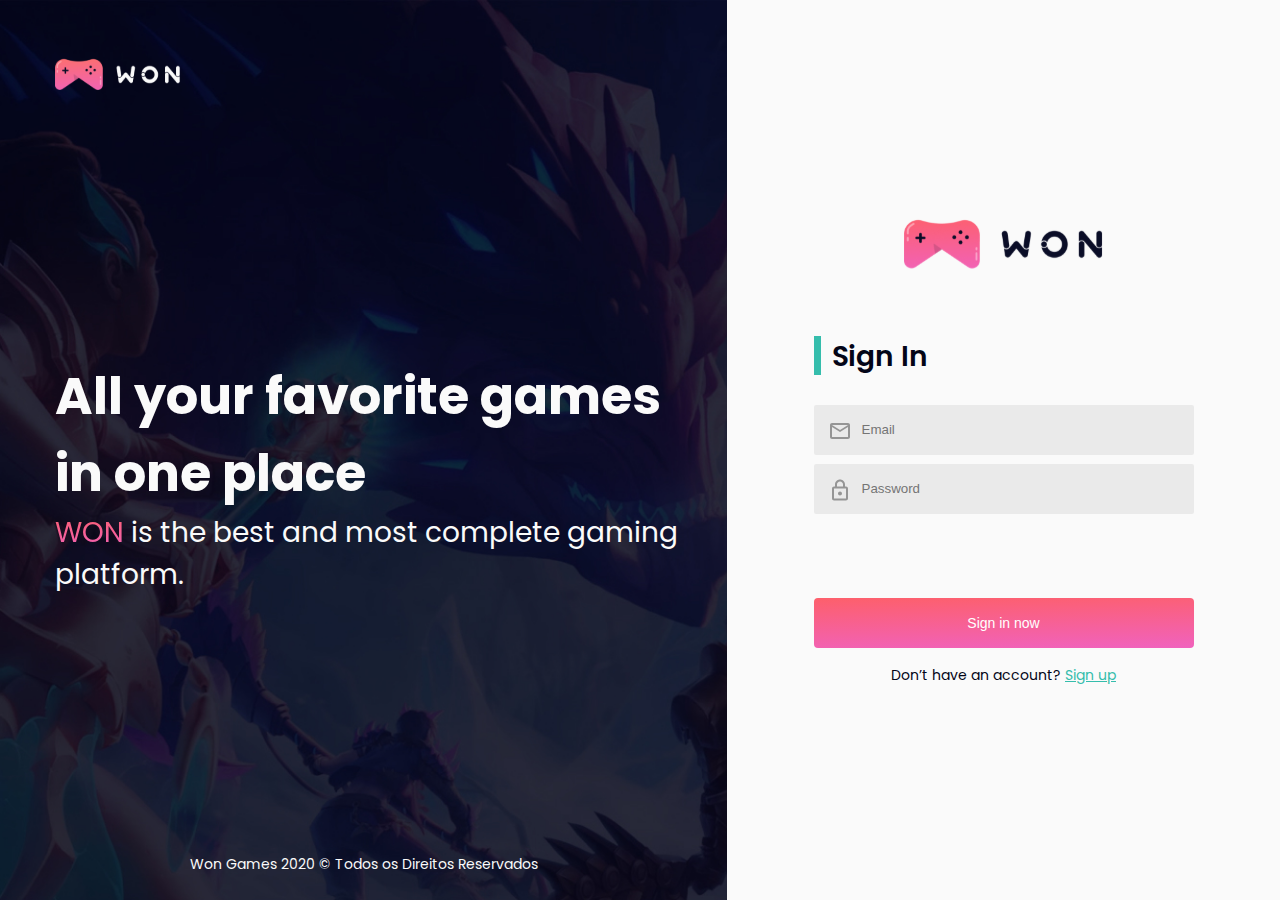
<file: index.html>
<!DOCTYPE html>
<html lang="pt-br">

<head>
  <meta charset="UTF-8" />
  <meta http-equiv="X-UA-Compatible" content="IE=edge" />
  <meta name="viewport" content="width=device-width, initial-scale=1.0" />
  <link rel="stylesheet" href="./css/style.css" />
  <title>Sign In</title>
</head>

<body class="login-page">
  <section class="login-grid">

    <section class="login-left">

      <figure class="login-logo">
        <img src="./images/logo-white.svg" alt="logo aplicação" />
      </figure>

      <div class="login-content">
        <h1>All your favorite games in one place</h1>
        <h2>
          <span>WON</span> is the best and most complete gaming platform.
        </h2>
      </div>

      <p>Won Games 2020 © Todos os Direitos Reservados</p>

    </section>

    <section class="login-right">
      <div class="login-container">
        <figure>
          <img src="./images/logo-black.svg" alt="" />
        </figure>

        <h2 class="title-section text-black">Sign In</h2>

        <form action="">
          <div class="form-input">
            <input type="text" name="email" id="email" placeholder="Email" />
            <i class="ic ic-email"></i>
          </div>

          <div class="form-input">
            <input type="text" name="password" id="password" placeholder="Password" />
            <i class="ic ic-password"></i>
          </div>
          <div class="forgot-password">
            <small>Forgot your password?</small>
          </div>
          <a href="./home.html">
            <button type="button" class="button-gradient">
              Sign in now
            </button>
          </a>

        </form>

        <a href="./sign_up.html">
          <p>Don’t have an account? <span>Sign up</span></p>
        </a>
      </div>
    </section>

  </section>
</body>

</html>
</file>
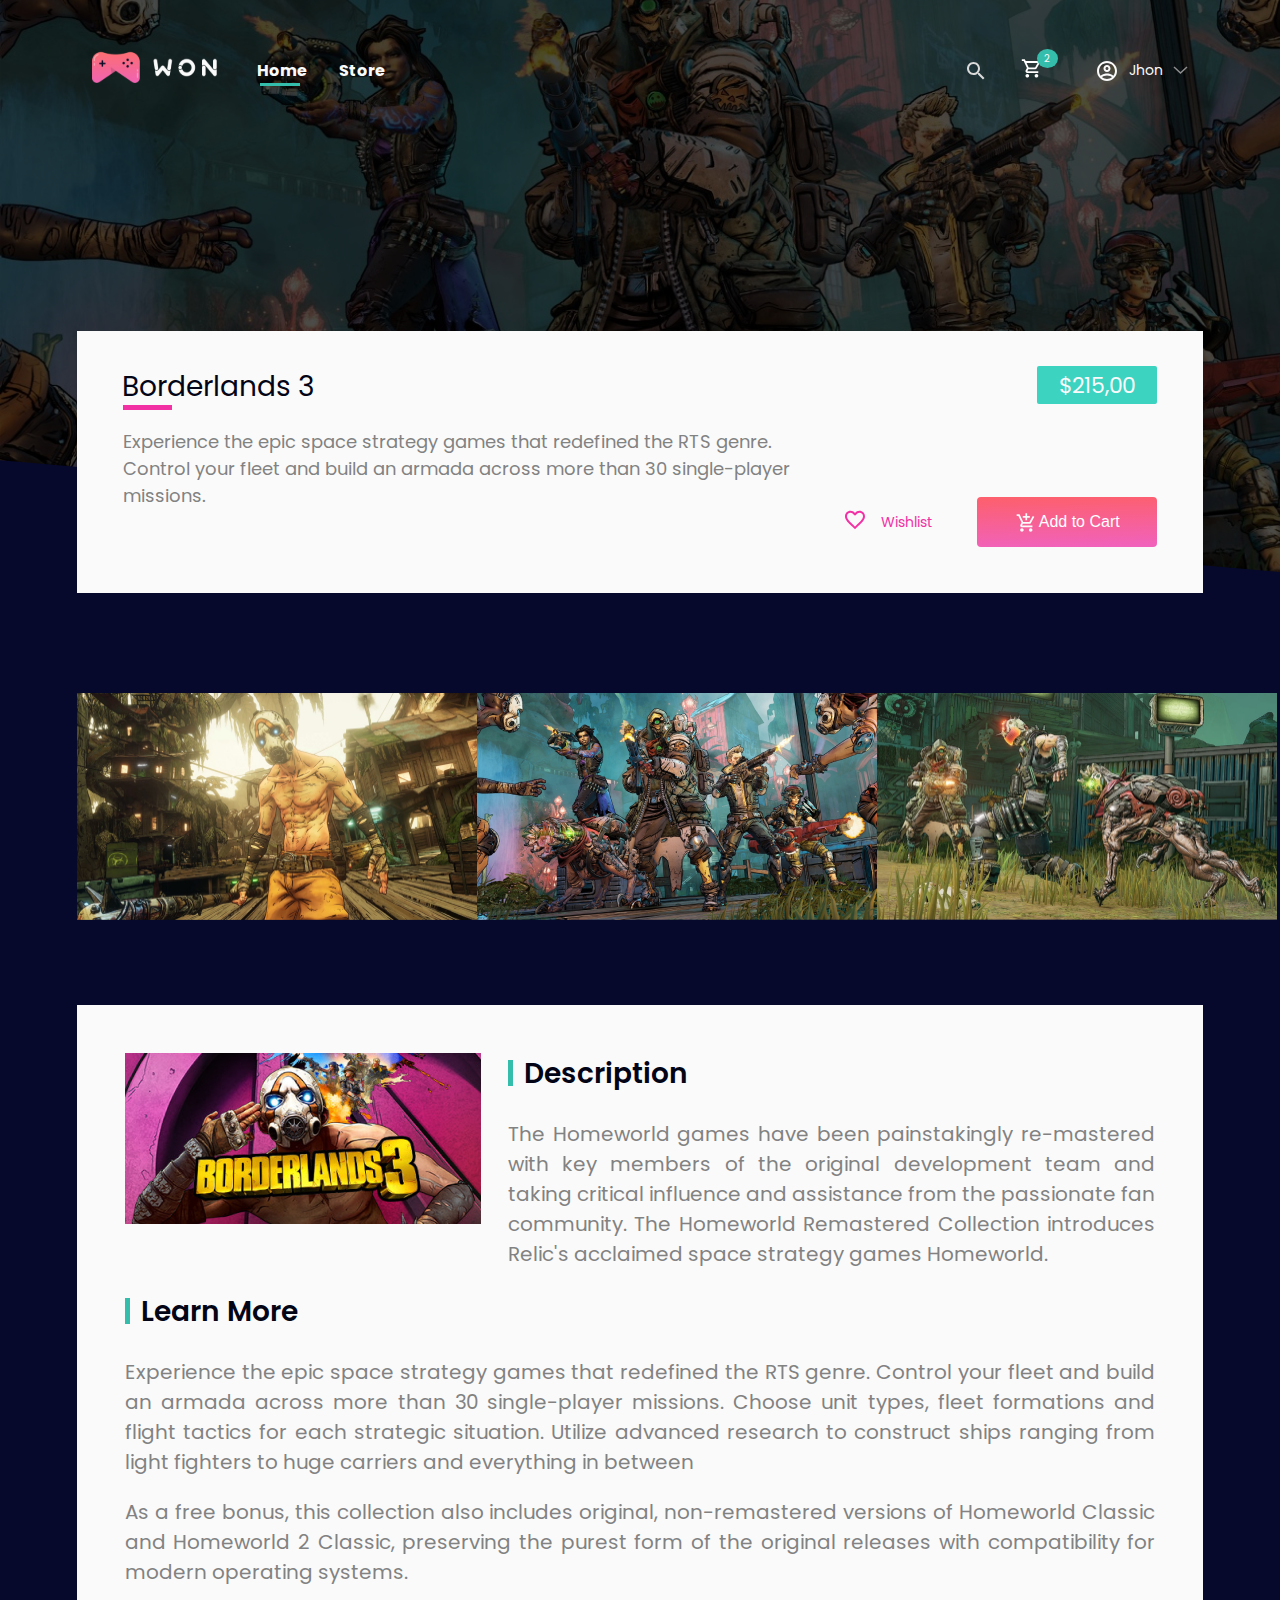
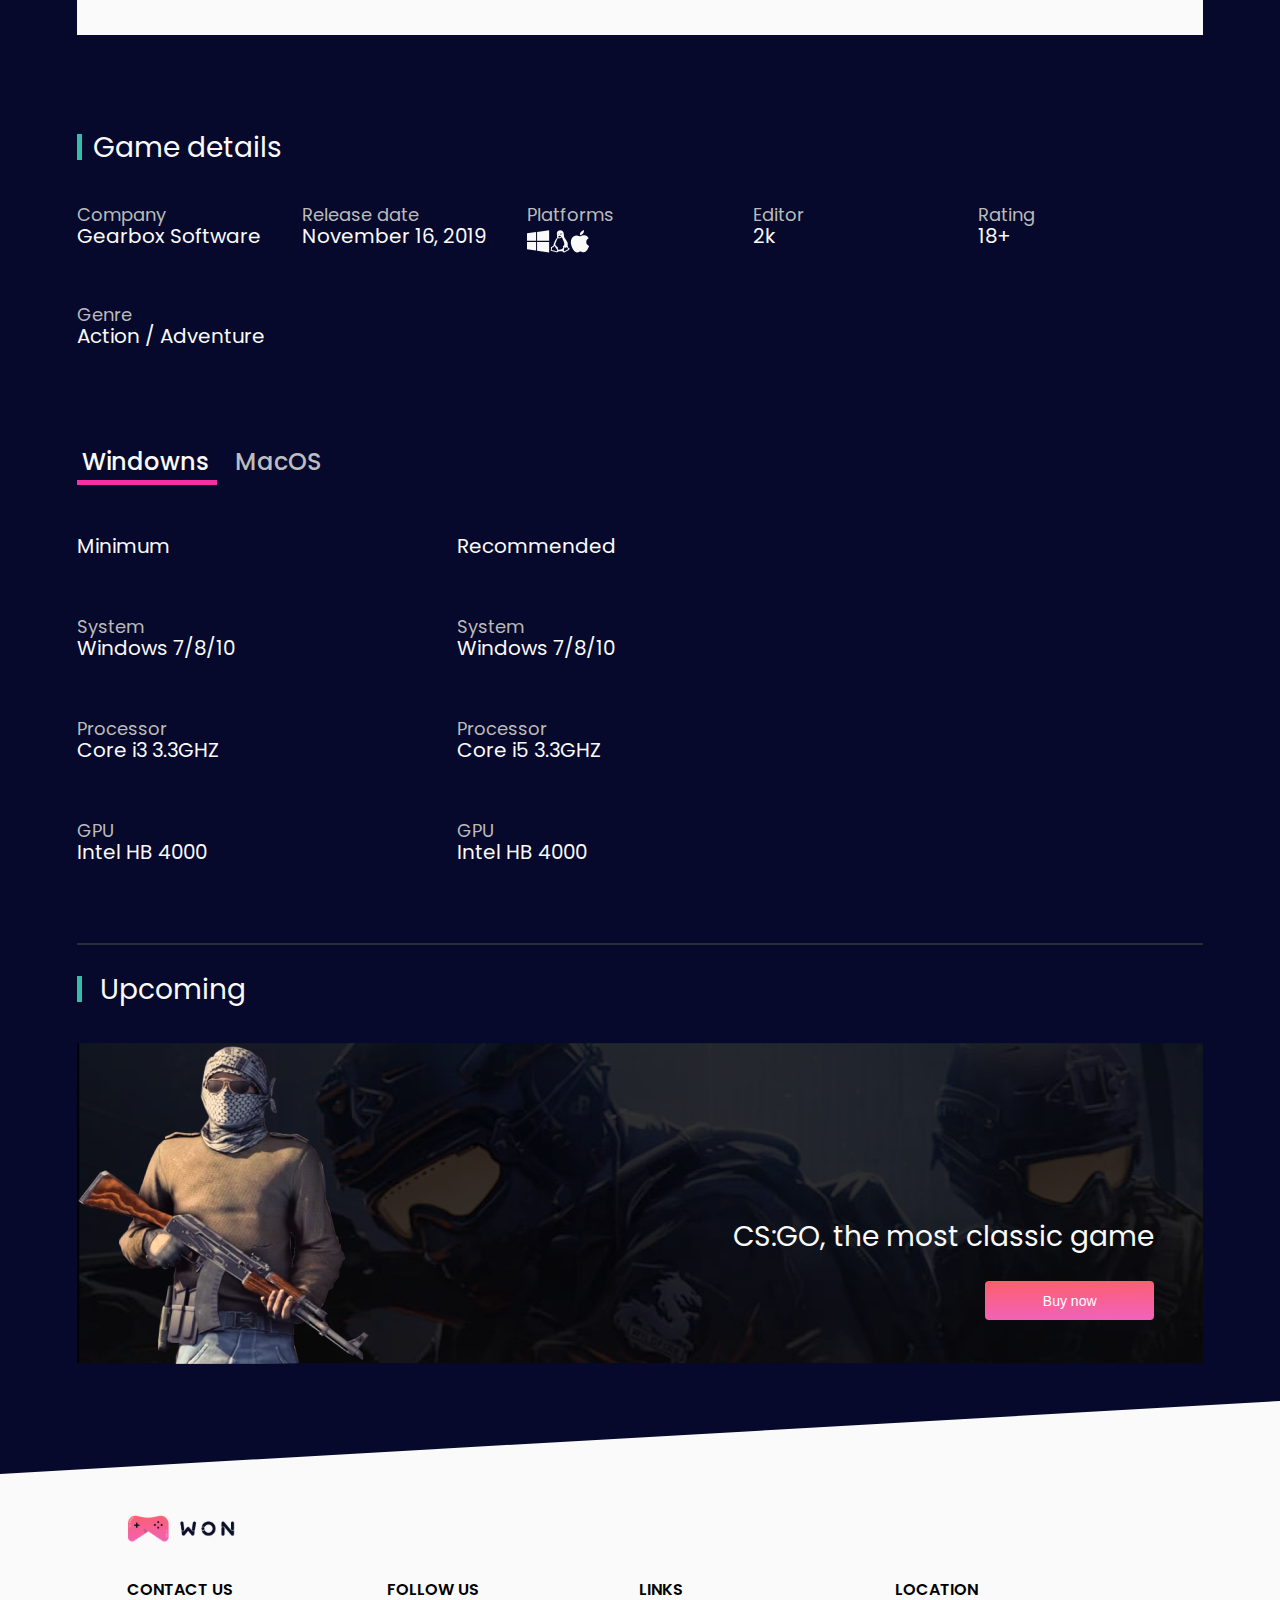
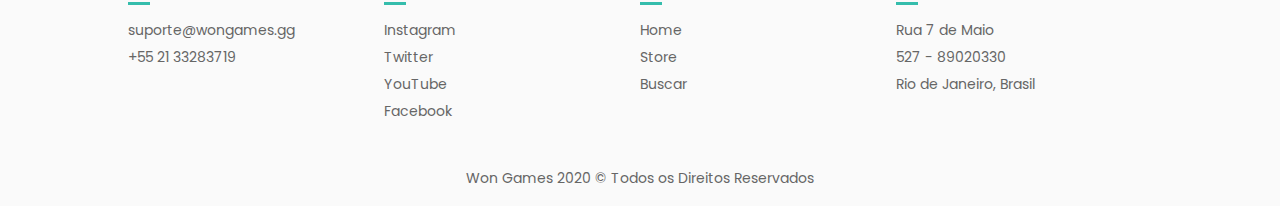
<file: game_page.html>
<!DOCTYPE html>
<html lang="pt-br">

<head>
    <meta charset="UTF-8" />
    <meta http-equiv="X-UA-Compatible" content="IE=edge" />
    <meta name="viewport" content="width=device-width, initial-scale=1.0" />
    <link rel="stylesheet" href="./css/style.css" />
    <title>Game Page</title>
</head>

<body class="game-page">
    <span class="image-background"></span>
    <header>

        <nav class="header-menu">
            <section>
                <a href="">
                    <figure>
                        <img src="./images/logo-white.svg" alt="logo">
                    </figure>
                </a>
                <ul class="header-nav">
                    <li class="active">Home</li>
                    <li>Store</li>
                </ul>
            </section>


            <section class="header-icons">
                <img src="./icons/ic-search.svg" alt="">


                <!-- Colocar bolinha indicando quantidade de produtos no carrinho -->
                <div>
                    <img src="./icons/ic-cart.svg" alt="">
                </div>

                <img src="./icons/ic-user.svg" alt="">

                <p>Jhon</p>

                <img src="./icons/ic-arrow-donw.svg" alt="">

            </section>
        </nav>

    </header>

    <main>
        <div class="container">

            <section class="game-resume">

                <div class="game-resume-desc">
                    <h2 class="title-marker game-title-marker">Borderlands 3</h2>
                    <p>Experience the epic space strategy games that redefined the RTS genre. Control your fleet and
                        build an armada across more than 30 single-player missions.</p>
                </div>

                <div class="game-resume-add">

                    <div class="game-resume-price">
                        <p>$215,00</p>
                    </div>

                    <div class="game-resume-buttons">

                        <i class="ic ic-heart"></i>
                        <p class="text-pink">
                            Wishlist
                        </p>
                        <button class="button-gradient">
                            <img src="./icons/ic-cart-add.svg" alt="">
                            Add to Cart
                        </button>
                    </div>

                </div>
            </section>

            <section class="game-images">
                <img src="./images/borderlands/1.png" alt="">
                <img src="./images/borderlands/2.png" alt="">
                <img src="./images/borderlands/3.png" alt="">
            </section>

            <section class="game-description">

                <div class="borderlands-image">
                    <img src="./images/borderlands/4.png" alt="">
                </div>

                <div class="borderlands-description">
                    <h2 class="title-section">Description</h2>
                    <p>The Homeworld games have been painstakingly re-mastered with key members of the original
                        development team and taking critical influence and assistance from the passionate fan community.
                        The Homeworld Remastered Collection introduces Relic's acclaimed space strategy games Homeworld.
                    </p>
                </div>

                <div class="borderlands-learn-more-1">
                    <h2 class="title-section">Learn More</h2>
                    <p>Experience the epic space strategy games that redefined the RTS genre. Control your fleet and
                        build an armada across more than 30 single-player missions. Choose unit types, fleet formations
                        and flight tactics for each strategic situation. Utilize advanced research to construct ships
                        ranging from light fighters to huge carriers and everything in between
                    </p>

                    <p>As a free bonus, this collection also includes original, non-remastered versions of Homeworld
                        Classic and Homeworld 2 Classic, preserving the purest form of the original releases with
                        compatibility for modern operating systems.
                    </p>
                </div>

            </section>

            <h2 class="title-section">Game details</h2>

            <section class="game-details">
                <div>
                    <p class="title-detail">Company</p>
                    <p class="game-detail">Gearbox Software</p>
                </div>
                <div>
                    <p class="title-detail">Release date</p>
                    <p class="game-detail">November 16, 2019 </p>
                </div>
                <div>
                    <p class="title-detail">Platforms </p>
                    <div class="game-platforms">
                        <img src="./icons/ic-windows.svg" alt="">
                        <img src="./icons/ic-linux.svg" alt="">
                        <img src="./icons/ic-apple.svg" alt="">

                    </div>
                </div>
                <div>
                    <p class="title-detail">Editor</p>
                    <p class="game-detail">2k</p>
                </div>
                <div>
                    <p class="title-detail">Rating</p>
                    <p class="game-detail">18+</p>
                </div>
                <div>
                    <p class="title-detail">Genre</p>
                    <p class="game-detail">Action / Adventure</p>
                </div>
            </section>

            <div class="game-details-os">
                <div class="title-game-details-os">
                    <h3 class="title-marker">Windowns</h3>
                    <h3>MacOS</h3>
                </div>
                <div class="minimum">
                    <p class="game-detail"> Minimum </p>
                </div>
                <div>
                    <p class="game-detail"> Recommended </p>
                </div>
                <div>
                    <p class="title-detail">System</p>
                    <p class="game-detail">Windows 7/8/10</p>
                </div>
                <div>
                    <p class="title-detail">System</p>
                    <p class="game-detail">Windows 7/8/10</p>
                </div>
                <div>
                    <p class="title-detail">Processor</p>
                    <p class="game-detail">Core i3 3.3GHZ</p>
                </div>
                <div>
                    <p class="title-detail">Processor</p>
                    <p class="game-detail">Core i5 3.3GHZ</p>
                </div>
                <div>
                    <p class="title-detail">GPU</p>
                    <p class="game-detail">Intel HB 4000</p>
                </div>
                <div>
                    <p class="title-detail">GPU</p>
                    <p class="game-detail">Intel HB 4000</p>
                </div>
            </div>

            <hr>

            <h2 class="title-section"> Upcoming</h2>

            <section class="game-banner banner-big-cs-go">
                <figure>
                    <img src="./images/big-banner-games/banner-cs-go-man.png" alt="">
                </figure>
                <div class="game-banner-content">
                    <h2>CS:GO, the most classic game</h2>
                    <button class="button-gradient">Buy now</button>
                </div>
            </section>

        </div>

    </main>

    <footer>
        <div class="grid-footer">
            <div class="grid-footer-logo">
                <img src="./images/logo-black.svg" alt="">
            </div>
            <div class="grid-footer-empty-1"> </div>
            <div class="grid-footer-contatc">
                <h3 class="title-marker">CONTACT US</h3>
                <ul>
                    <li> suporte@wongames.gg </li>
                    <li> +55 21 33283719 </li>
                </ul>
            </div>
            <div class="grid-footer-follow-us">
                <h3 class="title-marker"> FOLLOW US </h3>
                <ul>
                    <li>Instagram</li>
                    <li>Twitter</li>
                    <li>YouTube</li>
                    <li>Facebook</li>
                </ul>
            </div>
            <div class="grid-footer-links">
                <h3 class="title-marker">Links</h3>
                <ul>
                    <li>Home</li>
                    <li>Store</li>
                    <li>Buscar</li>
                </ul>
            </div>
            <div class="grid-footer-location">
                <h3 class="title-marker">location</h3>
                <ul>
                    <li>Rua 7 de Maio</li>
                    <li>527 - 89020330</li>
                    <li>Rio de Janeiro, Brasil</li>
                </ul>
            </div>
        </div>
        <p>Won Games 2020 © Todos os Direitos Reservados</p>
    </footer>

</body>

</html>
</file>
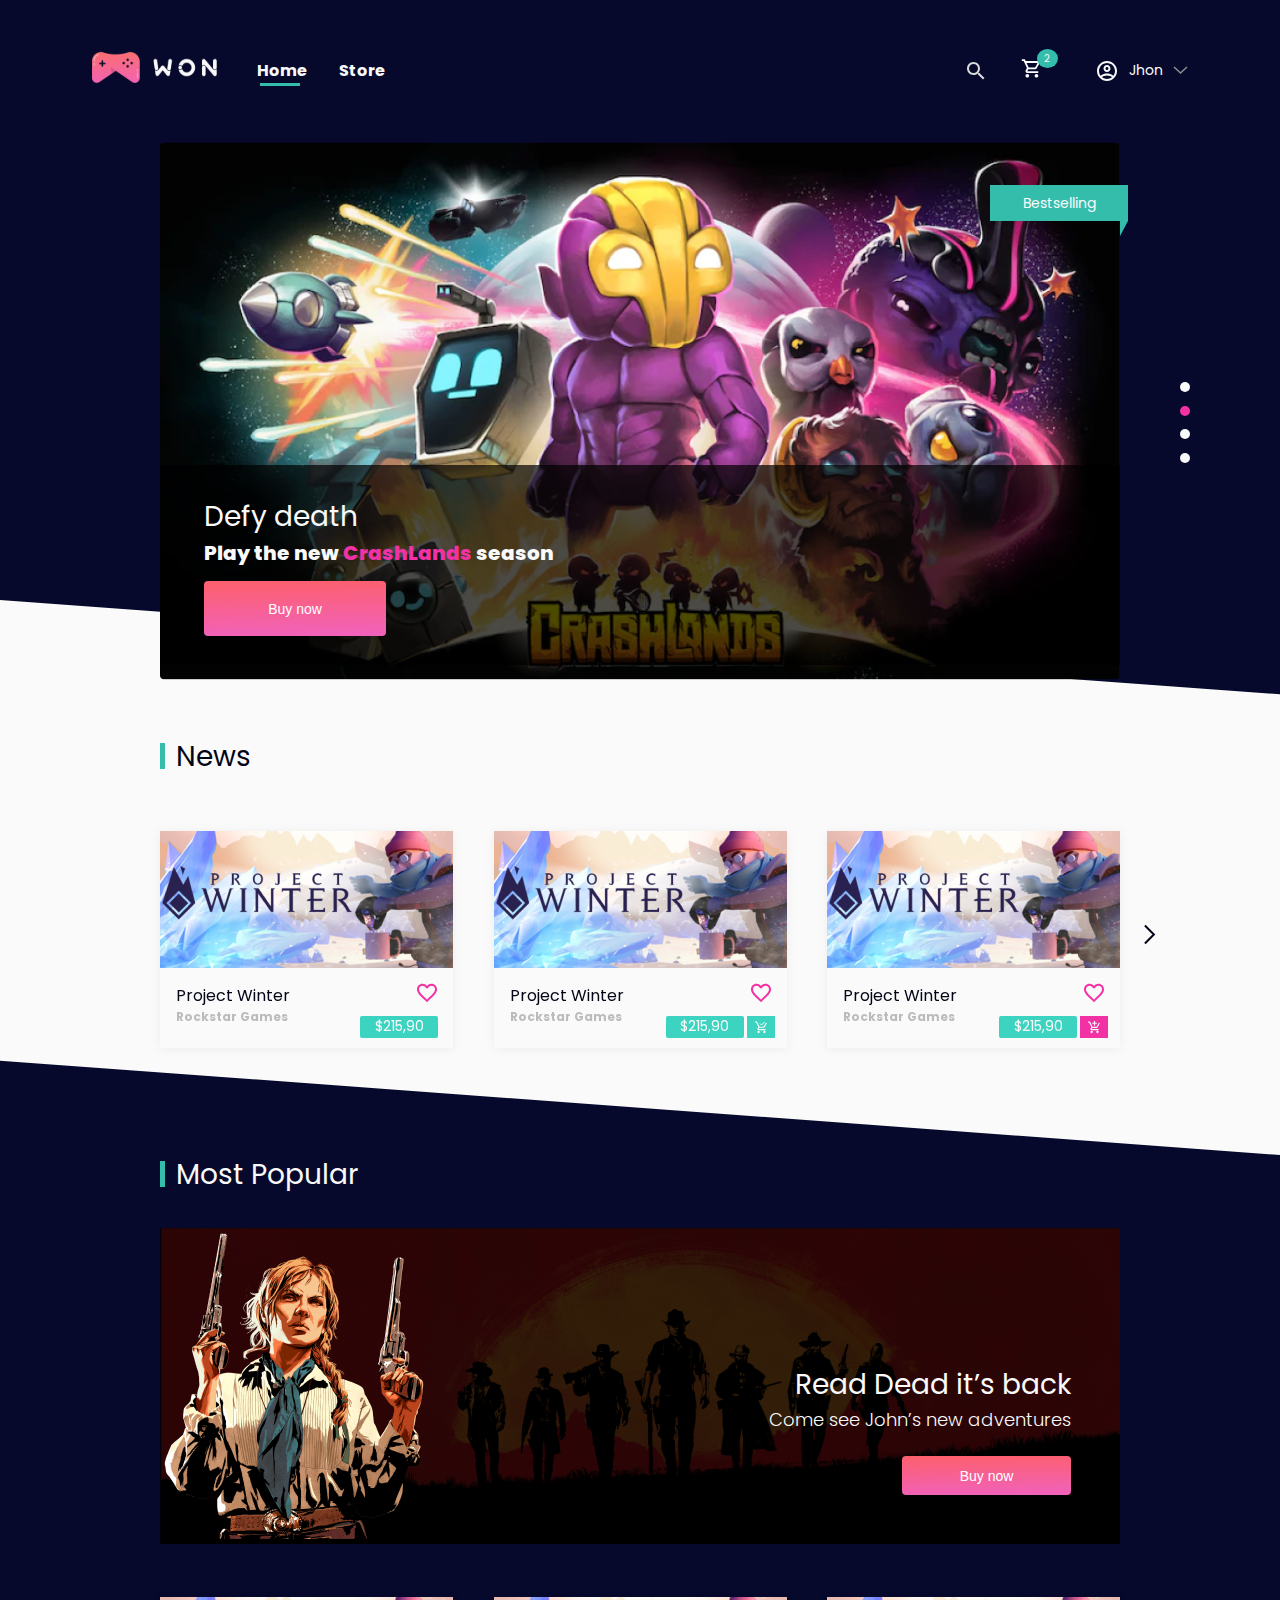
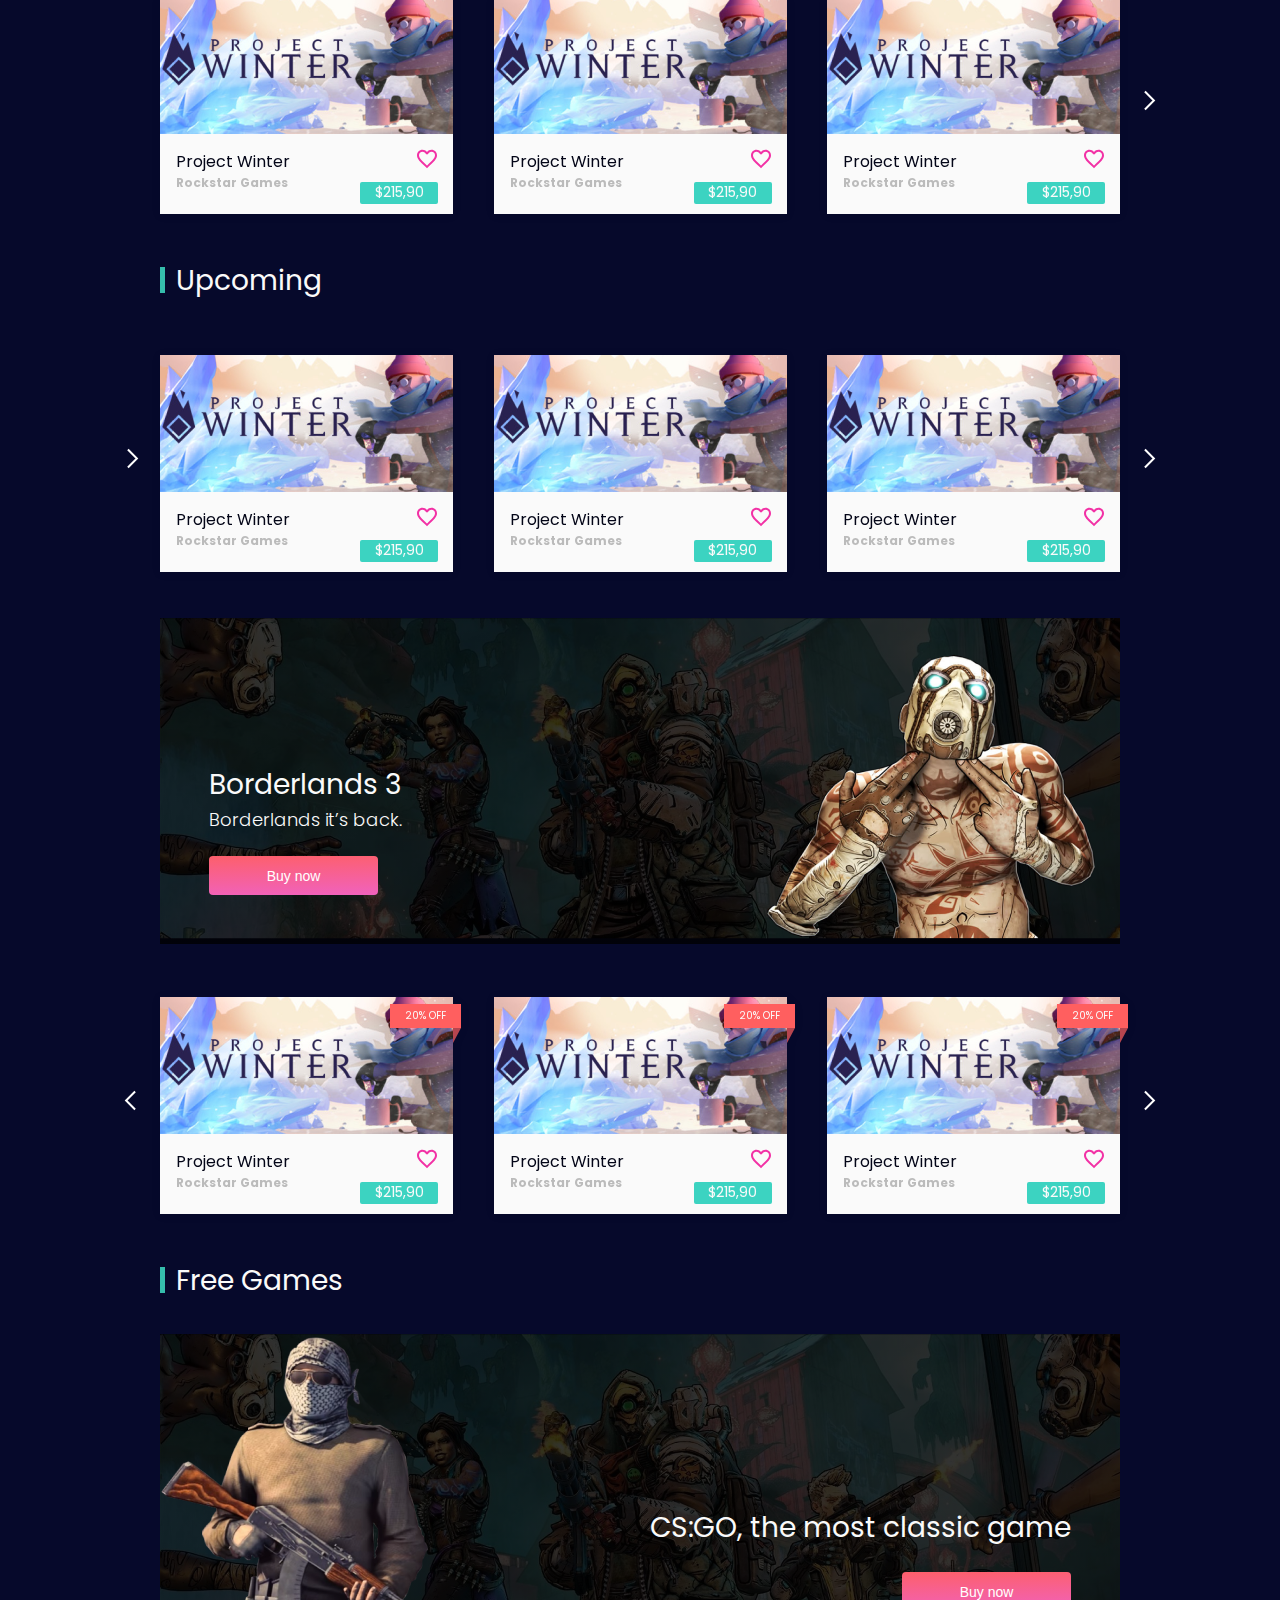
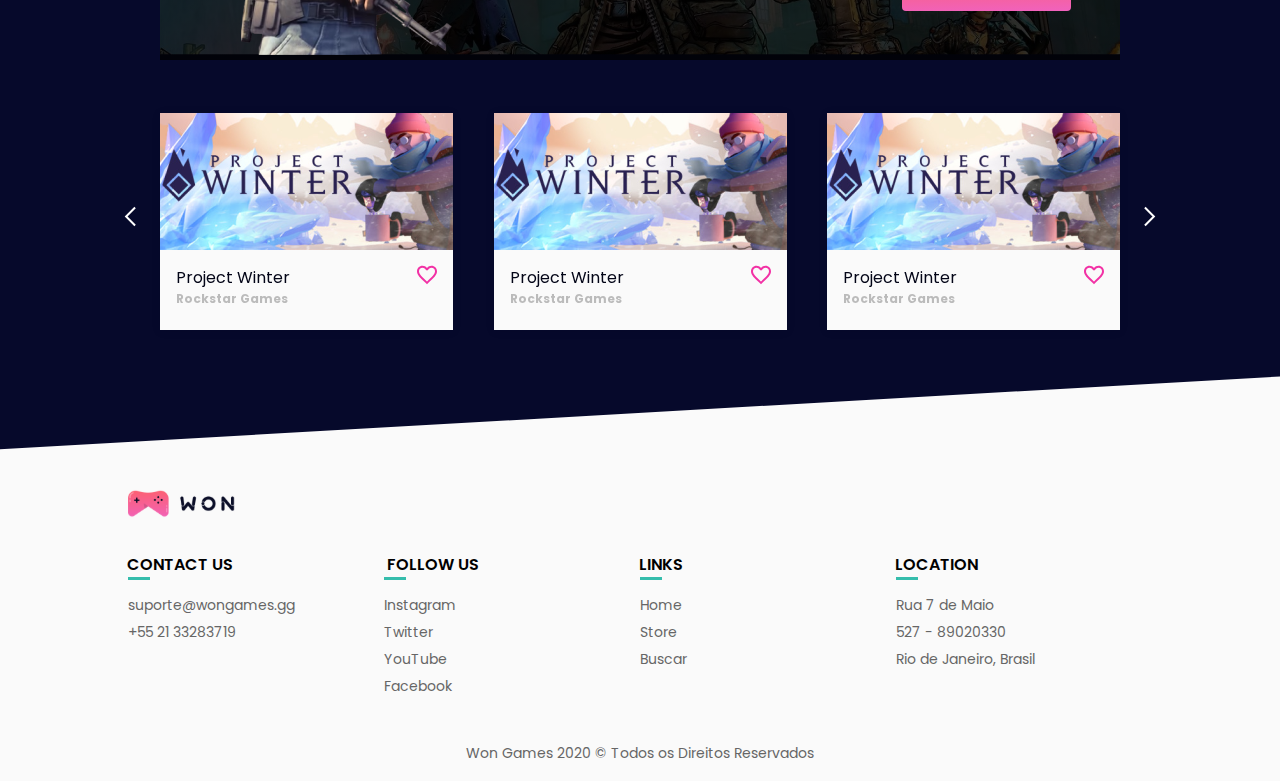
<file: home.html>
<!DOCTYPE html>
<html lang="pt-br">

<head>
    <meta charset="UTF-8" />
    <meta http-equiv="X-UA-Compatible" content="IE=edge" />
    <meta name="viewport" content="width=device-width, initial-scale=1.0" />
    <link rel="stylesheet" href="./css/style.css" />
    <title>Home</title>
</head>

<body class="home-page">
    <span class="shape-background"></span>
    <header>

        <nav class="header-menu">
            <section>
                <a href="">
                    <figure>
                        <img src="./images/logo-white.svg" alt="logo">
                    </figure>
                </a>
                <ul class="header-nav">
                    <li class="active">Home</li>
                    <li>Store</li>
                </ul>
            </section>


            <section class="header-icons">
                <img src="./icons/ic-search.svg" alt="">


                <!-- Colocar bolinha indicando quantidade de produtos no carrinho -->
                <div>
                    <img src="./icons/ic-cart.svg" alt="">
                </div>

                <img src="./icons/ic-user.svg" alt="">

                <p>Jhon</p>

                <img src="./icons/ic-arrow-donw.svg" alt="">

            </section>
        </nav>

    </header>

    <main>
        <div class="container">
            <section class="main-banner">
                <figure>
                    <img src="./images/banner-home.png" alt="">
                </figure>
                <div class="main-banner-container">
                    <div class="main-banner-content">
                        <h2>Defy death</h2>
                        <h3>Play the new <span class="text-pink">CrashLands</span> season</h3>
                        <button class="button-gradient">Buy now</button>
                    </div>
                </div>
                <div class="banner-marker">
                    <div class="retangulo">
                        <p>Bestselling</p>
                    </div>
                    <div class="triangulo"></div>
                </div>
                <div class="banner-navigation">
                    <ul>
                        <li class="item-navigation"></li>
                        <li class="item-navigation active-item"></li>
                        <li class="item-navigation"></li>
                        <li class="item-navigation"></li>
                    </ul>
                </div>

            </section>

            <h2 class="title-section text-black">News</h2>

            <section class="container-cards">

                <div class="card-game">
                    <figure>
                        <img src="./images/banner-games/banner-project-winter.png" alt="">
                    </figure>
                    <div class="card-content">

                        <div class="card-content-left">
                            <h3>Project Winter</h3>
                            <p>Rockstar Games</p>
                        </div>

                        <div class="card-content-right">
                            <i class="ic ic-heart"></i>
                            <div class="card-buttons">
                                <div class="game-price">
                                    <p>$215,90</p>
                                </div>
                            </div>
                        </div>

                    </div>
                </div>

                <div class="card-game">
                    <figure>
                        <img src="./images/banner-games/banner-project-winter.png" alt="">
                    </figure>
                    <div class="card-content">

                        <div class="card-content-left">
                            <h3>Project Winter</h3>
                            <p>Rockstar Games</p>
                        </div>

                        <div class="card-content-right">

                            <i class="ic ic-heart"></i>

                            <div class="card-buttons">
                                <div class="game-price">
                                    <p>$215,90</p>
                                </div>
                                <div class="cart-selected">
                                    <img src="./icons/ic-cart-selected.svg" alt="">
                                </div>
                            </div>

                        </div>

                    </div>
                </div>

                <div class="card-game">
                    <figure>
                        <img src="./images/banner-games/banner-project-winter.png" alt="">
                    </figure>
                    <div class="card-content">

                        <div class="card-content-left">
                            <h3>Project Winter</h3>
                            <p>Rockstar Games</p>
                        </div>

                        <div class="card-content-right">
                            <i class="ic ic-heart"></i>
                            <div class="card-buttons">
                                <div class="game-price">
                                    <p>$215,90</p>
                                </div>
                                <div class="cart-selected background-pink">
                                    <img src="./icons/ic-cart-add.svg" alt="">
                                </div>
                            </div>
                        </div>

                    </div>
                </div>

                <div class="slide-button right-button">
                    <img src="./icons/ic-arrow-dark.svg" alt="">
                </div>

            </section>

            <h2 class="title-section m-4">Most Popular</h2>

            <section class="game-banner banner-red-dead">
                <figure>
                    <img src="./images/big-banner-games/banner-red-dead-woman.png" alt="">
                </figure>
                <div class="game-banner-content">
                    <h2>Read Dead it’s back</h2>
                    <p>Come see John’s new adventures</p>
                    <button class="button-gradient">Buy now</button>
                </div>
            </section>

            <section class="container-cards">

                <div class="card-game">
                    <figure>
                        <img src="./images/banner-games/banner-project-winter.png" alt="">
                    </figure>
                    <div class="card-content">

                        <div class="card-content-left">
                            <h3>Project Winter</h3>
                            <p>Rockstar Games</p>
                        </div>

                        <div class="card-content-right">
                            <i class="ic ic-heart"></i>
                            <div class="card-buttons">
                                <div class="game-price">
                                    <p>$215,90</p>
                                </div>
                            </div>
                        </div>

                    </div>
                </div>

                <div class="card-game">
                    <figure>
                        <img src="./images/banner-games/banner-project-winter.png" alt="">
                    </figure>
                    <div class="card-content">

                        <div class="card-content-left">
                            <h3>Project Winter</h3>
                            <p>Rockstar Games</p>
                        </div>

                        <div class="card-content-right">
                            <i class="ic ic-heart"></i>
                            <div class="card-buttons">
                                <div class="game-price">
                                    <p>$215,90</p>
                                </div>
                            </div>
                        </div>

                    </div>
                </div>

                <div class="card-game">
                    <figure>
                        <img src="./images/banner-games/banner-project-winter.png" alt="">
                    </figure>
                    <div class="card-content">

                        <div class="card-content-left">
                            <h3>Project Winter</h3>
                            <p>Rockstar Games</p>
                        </div>

                        <div class="card-content-right">
                            <i class="ic ic-heart"></i>
                            <div class="card-buttons">
                                <div class="game-price">
                                    <p>$215,90</p>
                                </div>
                            </div>
                        </div>

                    </div>
                </div>

                <div class="slide-button right-button">
                    <img src="./icons/ic-arrow-light.svg" alt="">
                </div>

            </section>

            <h2 class="title-section">Upcoming</h2>

            <section class="container-cards">

                <div class="card-game">
                    <figure>
                        <img src="./images/banner-games/banner-project-winter.png" alt="">
                    </figure>
                    <div class="card-content">

                        <div class="card-content-left">
                            <h3>Project Winter</h3>
                            <p>Rockstar Games</p>
                        </div>

                        <div class="card-content-right">
                            <i class="ic ic-heart"></i>
                            <div class="card-buttons">
                                <div class="game-price">
                                    <p>$215,90</p>
                                </div>
                            </div>
                        </div>

                    </div>
                </div>

                <div class="card-game">
                    <figure>
                        <img src="./images/banner-games/banner-project-winter.png" alt="">
                    </figure>
                    <div class="card-content">

                        <div class="card-content-left">
                            <h3>Project Winter</h3>
                            <p>Rockstar Games</p>
                        </div>

                        <div class="card-content-right">
                            <i class="ic ic-heart"></i>
                            <div class="card-buttons">
                                <div class="game-price">
                                    <p>$215,90</p>
                                </div>
                            </div>
                        </div>

                    </div>
                </div>

                <div class="card-game">
                    <figure>
                        <img src="./images/banner-games/banner-project-winter.png" alt="">
                    </figure>
                    <div class="card-content">

                        <div class="card-content-left">
                            <h3>Project Winter</h3>
                            <p>Rockstar Games</p>
                        </div>

                        <div class="card-content-right">
                            <i class="ic ic-heart"></i>
                            <div class="card-buttons">
                                <div class="game-price">
                                    <p>$215,90</p>
                                </div>
                            </div>
                        </div>

                    </div>
                </div>

                <div class="slide-button invert left-button">
                    <img src="./icons/ic-arrow-light.svg" alt="">
                </div>

                <div class="slide-button right-button">
                    <img src="./icons/ic-arrow-light.svg" alt="">
                </div>

            </section>

            <section class="game-banner banner-borderlands invert-banner">
                <figure>
                    <img src="./images/big-banner-games/banner-borderlands-robot.png" alt="">
                </figure>
                <div class="game-banner-content">
                    <h2>Borderlands 3</h2>
                    <p>Borderlands it’s back. </p>
                    <button class="button-gradient">Buy now</button>
                </div>
            </section>


            <section class="container-cards">

                <div class="card-game">
                    <figure>
                        <img src="./images/banner-games/banner-project-winter.png" alt="">
                    </figure>
                    <div class="card-content">

                        <div class="card-content-left">
                            <h3>Project Winter</h3>
                            <p>Rockstar Games</p>
                        </div>

                        <div class="card-content-right">
                            <i class="ic ic-heart"></i>
                            <div class="card-buttons">
                                <div class="game-price">
                                    <p>$215,90</p>
                                </div>
                            </div>
                        </div>

                    </div>

                    <div class="card-marker-discount">
                        <div class="rectangle-discount discount-text">
                            20% OFF
                        </div>
                        <div class="triangle-discount"></div>
                    </div>

                </div>

                <div class="card-game">
                    <figure>
                        <img src="./images/banner-games/banner-project-winter.png" alt="">
                    </figure>
                    <div class="card-content">

                        <div class="card-content-left">
                            <h3>Project Winter</h3>
                            <p>Rockstar Games</p>
                        </div>

                        <div class="card-content-right">
                            <i class="ic ic-heart"></i>
                            <div class="card-buttons">
                                <div class="game-price">
                                    <p>$215,90</p>
                                </div>
                            </div>
                        </div>

                    </div>

                    <div class="card-marker-discount">
                        <div class="rectangle-discount discount-text">
                            20% OFF
                        </div>
                        <div class="triangle-discount"></div>
                    </div>

                </div>

                <div class="card-game">
                    <figure>
                        <img src="./images/banner-games/banner-project-winter.png" alt="">
                    </figure>
                    <div class="card-content">

                        <div class="card-content-left">
                            <h3>Project Winter</h3>
                            <p>Rockstar Games</p>
                        </div>

                        <div class="card-content-right">
                            <i class="ic ic-heart"></i>
                            <div class="card-buttons">
                                <div class="game-price">
                                    <p>$215,90</p>
                                </div>
                            </div>
                        </div>

                    </div>

                    <div class="card-marker-discount">
                        <div class="rectangle-discount discount-text">
                            20% OFF
                        </div>
                        <div class="triangle-discount"></div>
                    </div>

                </div>

                <div class="slide-button invert-arrow left-button">
                    <img src="./icons/ic-arrow-light.svg" alt="">
                </div>

                <div class="slide-button right-button">
                    <img src="./icons/ic-arrow-light.svg" alt="">
                </div>

            </section>

            <h2 class="title-section">Free Games</h2>


            <section class="game-banner banner-borderlands">
                <figure>
                    <img src="./images/big-banner-games/banner-cs-go-man.png" alt="">
                </figure>
                <div class="game-banner-content">
                    <h2>CS:GO, the most classic game </h2>
                    <button class="button-gradient">Buy now</button>
                </div>
            </section>

            <section class="container-cards">

                <div class="card-game">
                    <figure>
                        <img src="./images/banner-games/banner-project-winter.png" alt="">
                    </figure>
                    <div class="card-content">

                        <div class="card-content-left">
                            <h3>Project Winter</h3>
                            <p>Rockstar Games</p>
                        </div>

                        <div class="card-content-right">
                            <i class="ic ic-heart"></i>
                        </div>

                    </div>
                </div>

                <div class="card-game">
                    <figure>
                        <img src="./images/banner-games/banner-project-winter.png" alt="">
                    </figure>
                    <div class="card-content">

                        <div class="card-content-left">
                            <h3>Project Winter</h3>
                            <p>Rockstar Games</p>
                        </div>

                        <div class="card-content-right">
                            <i class="ic ic-heart"></i>
                        </div>

                    </div>
                </div>

                <div class="card-game">
                    <figure>
                        <img src="./images/banner-games/banner-project-winter.png" alt="">
                    </figure>
                    <div class="card-content">

                        <div class="card-content-left">
                            <h3>Project Winter</h3>
                            <p>Rockstar Games</p>
                        </div>

                        <div class="card-content-right">
                            <i class="ic ic-heart"></i>
                        </div>

                    </div>
                </div>

                <div class="slide-button invert-arrow left-button">
                    <img src="./icons/ic-arrow-light.svg" alt="">
                </div>

                <div class="slide-button right-button">
                    <img src="./icons/ic-arrow-light.svg" alt="">
                </div>

            </section>

        </div>
    </main>
    <footer>
        <div class="grid-footer">
            <div class="grid-footer-logo">
                <img src="./images/logo-black.svg" alt="">
            </div>
            <div class="grid-footer-empty-1"> </div>
            <div class="grid-footer-contatc">
                <h3 class="title-marker">CONTACT US</h3>
                <ul>
                    <li> suporte@wongames.gg </li>
                    <li> +55 21 33283719 </li>
                </ul>
            </div>
            <div class="grid-footer-follow-us">
                <h3 class="title-marker"> FOLLOW US </h3>
                <ul>
                    <li>Instagram</li>
                    <li>Twitter</li>
                    <li>YouTube</li>
                    <li>Facebook</li>
                </ul>
            </div>
            <div class="grid-footer-links">
                <h3 class="title-marker">Links</h3>
                <ul>
                    <li>Home</li>
                    <li>Store</li>
                    <li>Buscar</li>
                </ul>
            </div>
            <div class="grid-footer-location">
                <h3 class="title-marker">location</h3>
                <ul>
                    <li>Rua 7 de Maio</li>
                    <li>527  - 89020330</li>
                    <li>Rio de Janeiro, Brasil</li>
                </ul>
            </div>
        </div>
        <p>Won Games 2020 © Todos os Direitos Reservados</p>
    </footer>

</body>

</html>
</file>
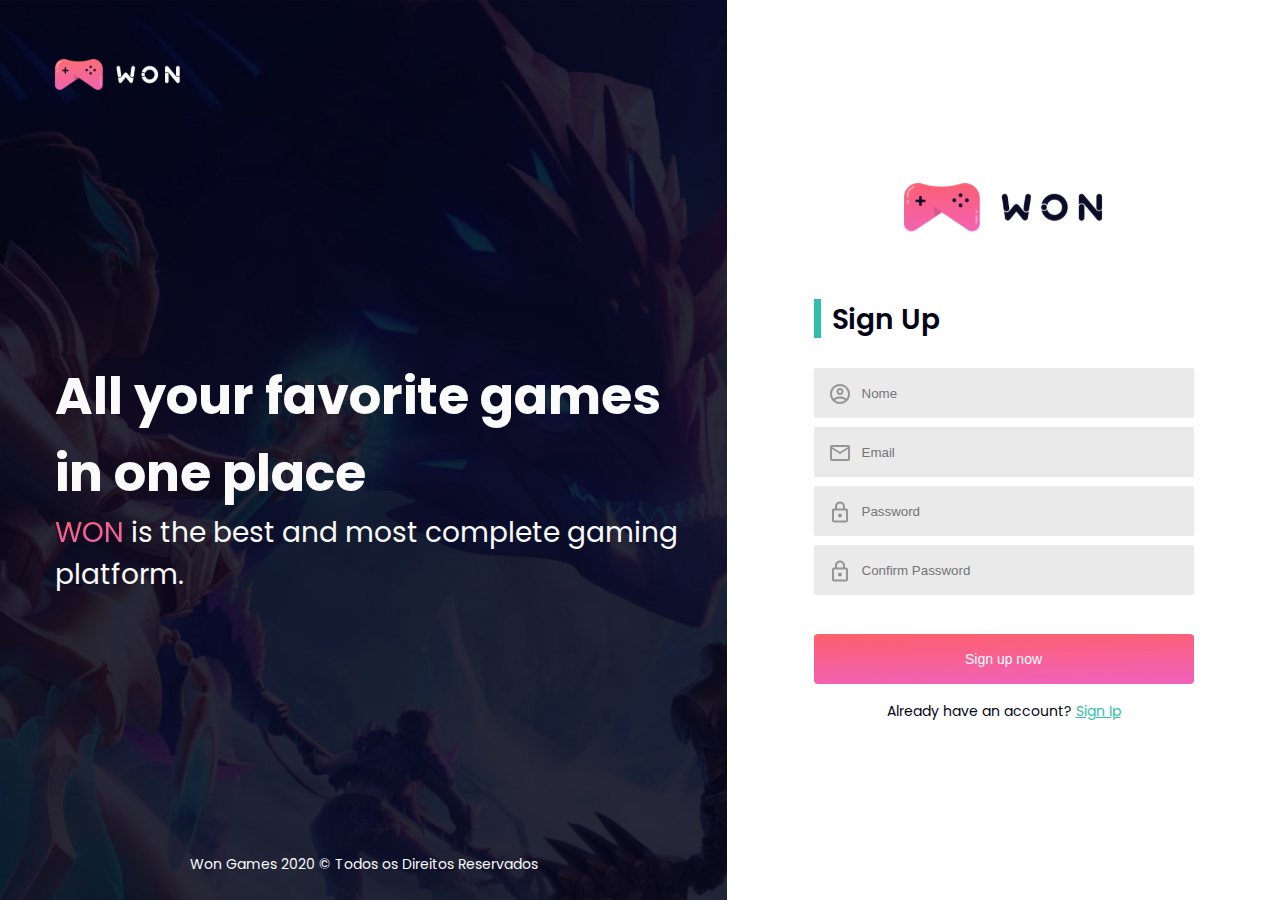
<file: sign_up.html>
<!DOCTYPE html>
<html lang="pt-br">

<head>
    <meta charset="UTF-8" />
    <meta http-equiv="X-UA-Compatible" content="IE=edge" />
    <meta name="viewport" content="width=device-width, initial-scale=1.0" />
    <link rel="stylesheet" href="./css/style.css" />
    <title>Sign Up</title>
</head>

<body>
    <section class="login-grid">

        <section class="login-left">

            <figure class="login-logo">
                <img src="./images/logo-white.svg" alt="logo aplicação" />
            </figure>

            <div class="login-content">
                <h1>All your favorite games in one place</h1>
                <h2>
                    <span>WON</span> is the best and most complete gaming platform.
                </h2>
            </div>

            <p>Won Games 2020 © Todos os Direitos Reservados</p>

        </section>

        <section class="login-right">
            <div class="login-container">
                <figure>
                    <img src="./images/logo-black.svg" alt="" />
                </figure>

                <h2 class="title-section text-black">Sign Up</h2>

                <form action="">

                    <div class="form-input">
                        <input type="text" name="nome" id="nome" placeholder="Nome" />
                        <i class="ic ic-user-dark"></i>
                    </div>

                    <div class="form-input">
                        <input type="text" name="email" id="email" placeholder="Email" />
                        <i class="ic ic-email"></i>
                    </div>

                    <div class="form-input">
                        <input type="text" name="password" id="password" placeholder="Password" />
                        <i class="ic ic-password"></i>
                    </div>

                    <div class="form-input">
                        <input type="text" name="confrmPassword" id="confirmPassword" placeholder="Confirm Password" />
                        <i class="ic ic-password"></i>
                    </div>
                    <a href="./home.html">
                        <button type="button" class="button-gradient">
                            Sign up now
                        </button>
                    </a>

                </form>

                <a href="./index.html">
                    <p>Already have an account? <span>Sign Ip</span></p>
                </a>
            </div>
        </section>

    </section>
</body>

</html>
</file>
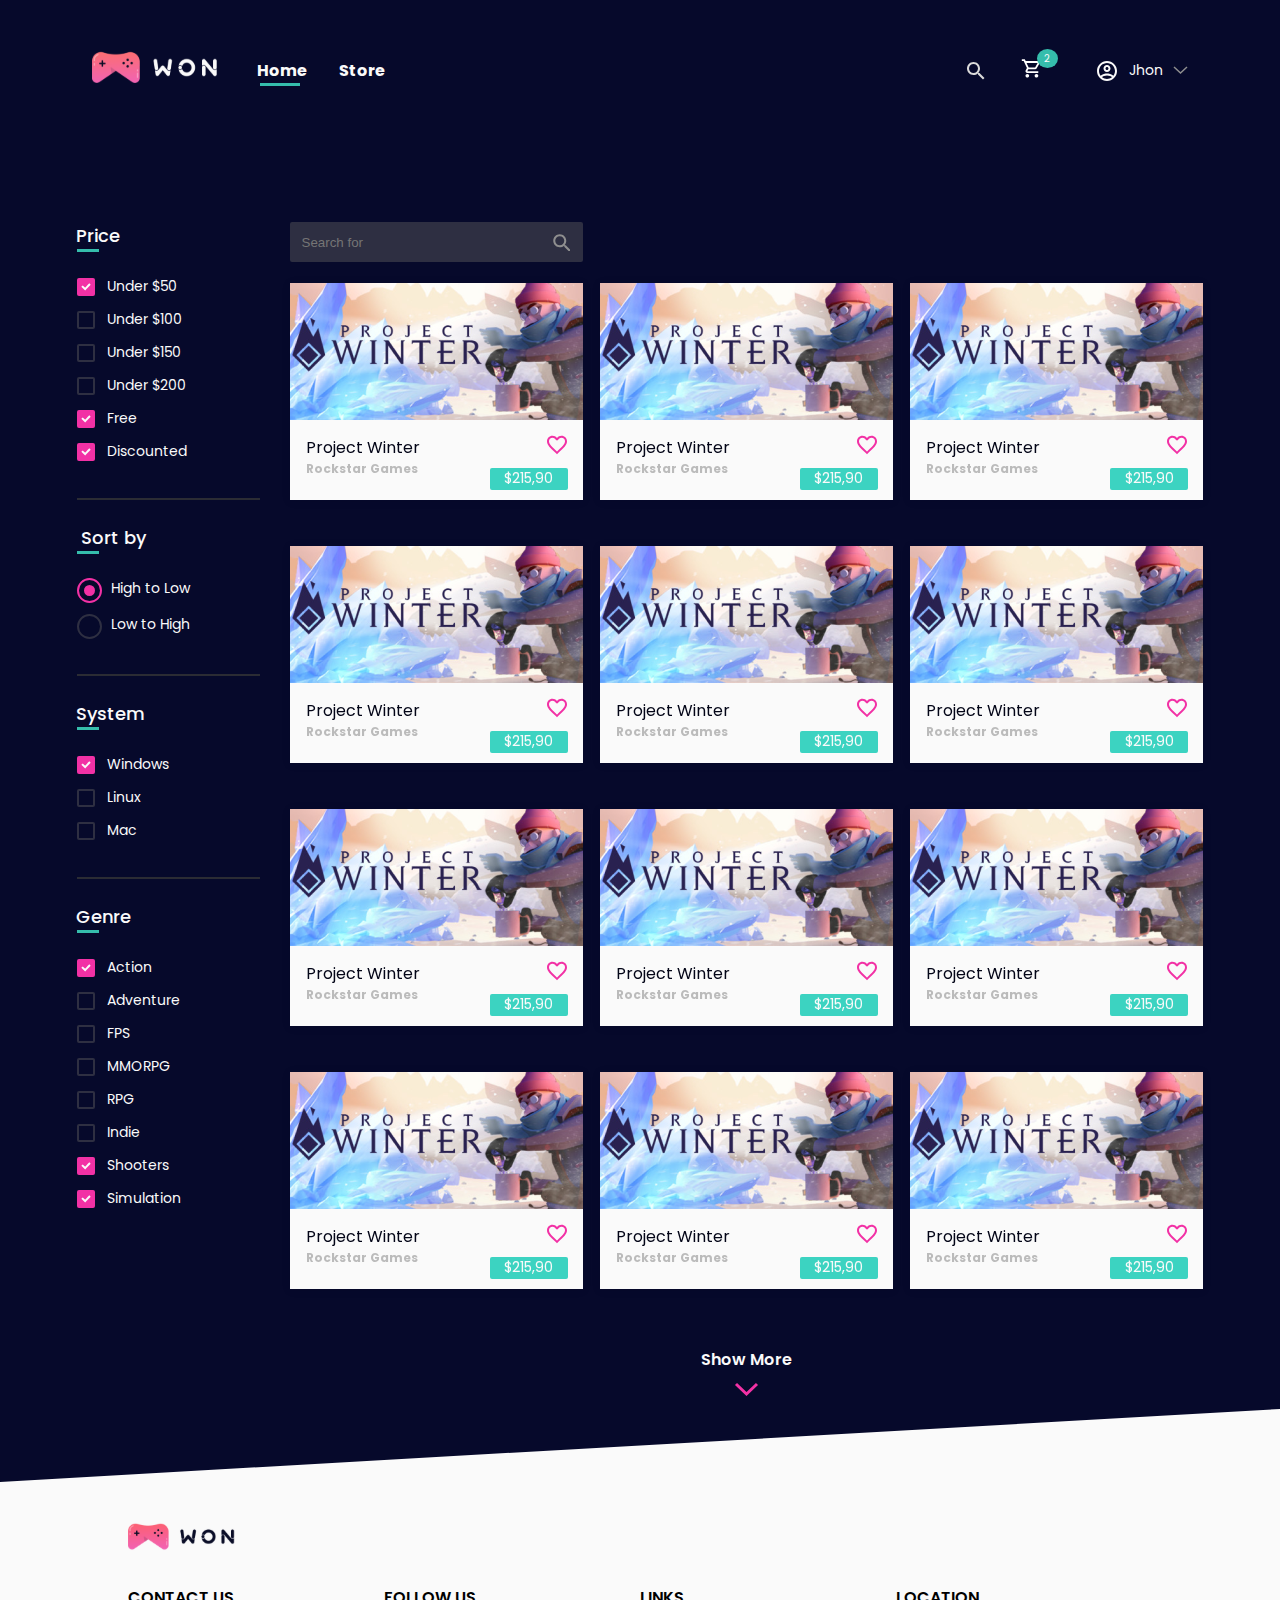
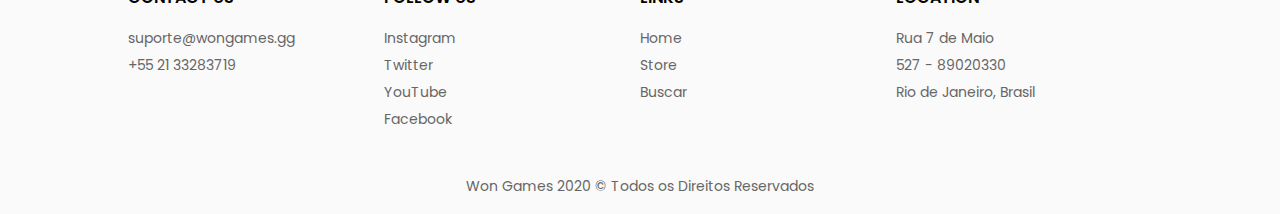
<file: store.html>
<!DOCTYPE html>
<html lang="pt-br">

<head>
    <meta charset="UTF-8" />
    <meta http-equiv="X-UA-Compatible" content="IE=edge" />
    <meta name="viewport" content="width=device-width, initial-scale=1.0" />
    <link rel="stylesheet" href="./css/style.css" />
    <title>Home</title>
</head>

<body class="home-page">

    <header>

        <nav class="header-menu">
            <section>
                <a href="">
                    <figure>
                        <img src="./images/logo-white.svg" alt="logo">
                    </figure>
                </a>
                <ul class="header-nav">
                    <li class="active">Home</li>
                    <li>Store</li>
                </ul>
            </section>


            <section class="header-icons">
                <img src="./icons/ic-search.svg" alt="">


                <!-- Colocar bolinha indicando quantidade de produtos no carrinho -->
                <div>
                    <img src="./icons/ic-cart.svg" alt="">
                </div>

                <img src="./icons/ic-user.svg" alt="">

                <p>Jhon</p>

                <img src="./icons/ic-arrow-donw.svg" alt="">

            </section>
        </nav>

    </header>

    <main class="store">
        <div class="container">
            <div class="grid-store">
                <div class="grid-store-form-menu">
                    <aside>
                        <form action="">
                            <fieldset class="filter-price">
                                <legend class="title-marker">Price</legend>
                                <label>
                                    Under $50
                                    <input type="checkbox" checked="checked">
                                </label>
                                <label>
                                    Under $100
                                    <input type="checkbox">
                                </label>
                                <label>
                                    Under $150
                                    <input type="checkbox">
                                </label>
                                <label>
                                    Under $200
                                    <input type="checkbox">
                                </label>
                                <label>
                                    Free
                                    <input type="checkbox" checked="checked">
                                </label>
                                <label>
                                    Discounted
                                    <input type="checkbox" checked="checked">
                                </label>
                            </fieldset>

                            <hr>

                            <fieldset class="filter-sort-by">
                                <legend class="title-marker"> Sort by </legend>
                                <div>
                                    <input type="radio" id="test1" name="radio-group" checked>
                                    <label for="test1">High to Low</label>
                                </div>
                                <div>
                                    <input type="radio" id="test2" name="radio-group">
                                    <label for="test2">Low to High</label>
                                </div>
                            </fieldset>

                            <hr>

                            <fieldset class="filter-system">
                                <legend class="title-marker">System</legend>
                                <label>
                                    Windows
                                    <input type="checkbox" checked="checked">
                                </label>
                                <label>
                                    Linux
                                    <input type="checkbox">
                                </label>
                                <label>
                                    Mac
                                    <input type="checkbox">
                                </label>
                            </fieldset>

                            <hr>

                            <fieldset class="Genre">
                                <legend class="title-marker">Genre</legend>
                                <label>
                                    Action
                                    <input type="checkbox" checked="checked">
                                </label>
                                <label>
                                    Adventure
                                    <input type="checkbox">
                                </label>
                                <label>
                                    FPS
                                    <input type="checkbox">
                                </label>
                                <label>
                                    MMORPG
                                    <input type="checkbox">
                                </label>
                                <label>
                                    RPG
                                    <input type="checkbox">
                                </label>
                                <label>
                                    Indie
                                    <input type="checkbox">
                                </label>
                                <label>
                                    Shooters
                                    <input type="checkbox" checked="checked">
                                </label>
                                <label>
                                    Simulation
                                    <input type="checkbox" checked="checked">
                                </label>
                            </fieldset>


                        </form>
                    </aside>
                </div>
                <div class="grid-store-search-bar">
                    <section class="search-bar">
                        <input class="search-bar-input" type="text" name="" id="" placeholder="Search for">
                        <i class="ic ic-search-bar"></i>
                    </section>
                </div>
                <div class="grid-store-card-games">
                    <section class="container-cards">

                        <div class="card-game">
                            <figure>
                                <img src="./images/banner-games/banner-project-winter.png" alt="">
                            </figure>
                            <div class="card-content">

                                <div class="card-content-left">
                                    <h3>Project Winter</h3>
                                    <p>Rockstar Games</p>
                                </div>

                                <div class="card-content-right">
                                    <i class="ic ic-heart"></i>
                                    <div class="card-buttons">
                                        <div class="game-price">
                                            <p>$215,90</p>
                                        </div>
                                    </div>
                                </div>

                            </div>
                        </div>

                        <div class="card-game">
                            <figure>
                                <img src="./images/banner-games/banner-project-winter.png" alt="">
                            </figure>
                            <div class="card-content">

                                <div class="card-content-left">
                                    <h3>Project Winter</h3>
                                    <p>Rockstar Games</p>
                                </div>

                                <div class="card-content-right">
                                    <i class="ic ic-heart"></i>
                                    <div class="card-buttons">
                                        <div class="game-price">
                                            <p>$215,90</p>
                                        </div>
                                    </div>
                                </div>

                            </div>
                        </div>

                        <div class="card-game">
                            <figure>
                                <img src="./images/banner-games/banner-project-winter.png" alt="">
                            </figure>
                            <div class="card-content">

                                <div class="card-content-left">
                                    <h3>Project Winter</h3>
                                    <p>Rockstar Games</p>
                                </div>

                                <div class="card-content-right">
                                    <i class="ic ic-heart"></i>
                                    <div class="card-buttons">
                                        <div class="game-price">
                                            <p>$215,90</p>
                                        </div>
                                    </div>
                                </div>
                            </div>
                        </div>

                        <div class="card-game">
                            <figure>
                                <img src="./images/banner-games/banner-project-winter.png" alt="">
                            </figure>
                            <div class="card-content">

                                <div class="card-content-left">
                                    <h3>Project Winter</h3>
                                    <p>Rockstar Games</p>
                                </div>

                                <div class="card-content-right">
                                    <i class="ic ic-heart"></i>
                                    <div class="card-buttons">
                                        <div class="game-price">
                                            <p>$215,90</p>
                                        </div>
                                    </div>
                                </div>

                            </div>
                        </div>

                        <div class="card-game">
                            <figure>
                                <img src="./images/banner-games/banner-project-winter.png" alt="">
                            </figure>
                            <div class="card-content">

                                <div class="card-content-left">
                                    <h3>Project Winter</h3>
                                    <p>Rockstar Games</p>
                                </div>

                                <div class="card-content-right">
                                    <i class="ic ic-heart"></i>
                                    <div class="card-buttons">
                                        <div class="game-price">
                                            <p>$215,90</p>
                                        </div>
                                    </div>
                                </div>

                            </div>
                        </div>

                        <div class="card-game">
                            <figure>
                                <img src="./images/banner-games/banner-project-winter.png" alt="">
                            </figure>
                            <div class="card-content">

                                <div class="card-content-left">
                                    <h3>Project Winter</h3>
                                    <p>Rockstar Games</p>
                                </div>

                                <div class="card-content-right">
                                    <i class="ic ic-heart"></i>
                                    <div class="card-buttons">
                                        <div class="game-price">
                                            <p>$215,90</p>
                                        </div>
                                    </div>
                                </div>
                            </div>
                        </div>

                        <div class="card-game">
                            <figure>
                                <img src="./images/banner-games/banner-project-winter.png" alt="">
                            </figure>
                            <div class="card-content">

                                <div class="card-content-left">
                                    <h3>Project Winter</h3>
                                    <p>Rockstar Games</p>
                                </div>

                                <div class="card-content-right">
                                    <i class="ic ic-heart"></i>
                                    <div class="card-buttons">
                                        <div class="game-price">
                                            <p>$215,90</p>
                                        </div>
                                    </div>
                                </div>

                            </div>
                        </div>

                        <div class="card-game">
                            <figure>
                                <img src="./images/banner-games/banner-project-winter.png" alt="">
                            </figure>
                            <div class="card-content">

                                <div class="card-content-left">
                                    <h3>Project Winter</h3>
                                    <p>Rockstar Games</p>
                                </div>

                                <div class="card-content-right">
                                    <i class="ic ic-heart"></i>
                                    <div class="card-buttons">
                                        <div class="game-price">
                                            <p>$215,90</p>
                                        </div>
                                    </div>
                                </div>

                            </div>
                        </div>

                        <div class="card-game">
                            <figure>
                                <img src="./images/banner-games/banner-project-winter.png" alt="">
                            </figure>
                            <div class="card-content">

                                <div class="card-content-left">
                                    <h3>Project Winter</h3>
                                    <p>Rockstar Games</p>
                                </div>

                                <div class="card-content-right">
                                    <i class="ic ic-heart"></i>
                                    <div class="card-buttons">
                                        <div class="game-price">
                                            <p>$215,90</p>
                                        </div>
                                    </div>
                                </div>
                            </div>
                        </div>

                        <div class="card-game">
                            <figure>
                                <img src="./images/banner-games/banner-project-winter.png" alt="">
                            </figure>
                            <div class="card-content">

                                <div class="card-content-left">
                                    <h3>Project Winter</h3>
                                    <p>Rockstar Games</p>
                                </div>

                                <div class="card-content-right">
                                    <i class="ic ic-heart"></i>
                                    <div class="card-buttons">
                                        <div class="game-price">
                                            <p>$215,90</p>
                                        </div>
                                    </div>
                                </div>

                            </div>
                        </div>

                        <div class="card-game">
                            <figure>
                                <img src="./images/banner-games/banner-project-winter.png" alt="">
                            </figure>
                            <div class="card-content">

                                <div class="card-content-left">
                                    <h3>Project Winter</h3>
                                    <p>Rockstar Games</p>
                                </div>

                                <div class="card-content-right">
                                    <i class="ic ic-heart"></i>
                                    <div class="card-buttons">
                                        <div class="game-price">
                                            <p>$215,90</p>
                                        </div>
                                    </div>
                                </div>

                            </div>
                        </div>

                        <div class="card-game">
                            <figure>
                                <img src="./images/banner-games/banner-project-winter.png" alt="">
                            </figure>
                            <div class="card-content">

                                <div class="card-content-left">
                                    <h3>Project Winter</h3>
                                    <p>Rockstar Games</p>
                                </div>

                                <div class="card-content-right">
                                    <i class="ic ic-heart"></i>
                                    <div class="card-buttons">
                                        <div class="game-price">
                                            <p>$215,90</p>
                                        </div>
                                    </div>
                                </div>
                            </div>
                        </div>

                    </section>
                </div>
                <div class="grid-store-empty-space-1"> </div>
                <div class="grid-store-show-more">
                    <h3>Show More</h3>
                    <img src="./icons/ic-arrow-down-pink.svg" alt="">
                </div>
            </div>
        </div>
    </main>
    <footer>
        <div class="grid-footer">
            <div class="grid-footer-logo">
                <img src="./images/logo-black.svg" alt="">
            </div>
            <div class="grid-footer-empty-1"> </div>
            <div class="grid-footer-contatc">
                <h3>CONTACT US</h3>
                <ul>
                    <li> suporte@wongames.gg </li>
                    <li> +55 21 33283719 </li>
                </ul>
            </div>
            <div class="grid-footer-follow-us">
                <h3> FOLLOW US </h3>
                <ul>
                    <li>Instagram</li>
                    <li>Twitter</li>
                    <li>YouTube</li>
                    <li>Facebook</li>
                </ul>
            </div>
            <div class="grid-footer-links">
                <h3>Links</h3>
                <ul>
                    <li>Home</li>
                    <li>Store</li>
                    <li>Buscar</li>
                </ul>
            </div>
            <div class="grid-footer-location">
                <h3>location</h3>
                <ul>
                    <li>Rua 7 de Maio</li>
                    <li>527 - 89020330</li>
                    <li>Rio de Janeiro, Brasil</li>
                </ul>
            </div>
        </div>
        <p>Won Games 2020 © Todos os Direitos Reservados</p>
    </footer>
</body>

</html>
</file>
<file: css/style.css>
/* importação das fontes  */
@import url('https://fonts.googleapis.com/css2?family=Poppins:wght@300;400;500;600;700&display=swap');
/* font-family: 'Poppins', sans-serif; */

/* Reset CSS */
* {
  margin: 0;
  padding: 0;
  box-sizing: border-box;
  position: relative;
}

:root {
  --white: #FAFAFA;
  --black: #030517;
  --red: #FF5F5F;
  --gray: #EAEAEA;
  --gray-text: #828282;
  --gray-link: #666666;
  --gray-input: #2E2F42;
  --gray-dark: #BBBBBB;
  --green-dark: #35BDAC;
  --green-light: #3CD3C1;
  --pink: #F231A5;

  --gradient-blue-background: linear-gradient(0deg, #06092B, #06092B), #F1F3FF;
  --gradient-pink-text: linear-gradient(1.81deg, #F231A5 -33.15%, #FF66C2 64.77%);
  --gradient-pink-button: linear-gradient(178.59deg, #FF5F5F -14.51%, #F062C0 102.86%, #F23131 102.86%);
}

html {
  font-size: 10px;
  font-family: 'Poppins', sans-serif;
  color: var(--white);
}

h1 {
  font-size: 5.1rem;
  font-weight: 700;
}

h2 {
  font-size: 2.8rem;
  font-weight: 400;
}

h3 {
  font-size: 1.6rem;
  font-weight: 600;
}

p {
  font-size: 1.4rem;
  font-weight: 400;
}

li {
  font-size: 1.6rem;
  font-weight: 700;
}

button {
  font-size: 1.4rem;
  font-weight: 500;
}

.button-gradient {
  border: none;
  background: var(--gradient-pink-button);
  color: white;
  border-radius: .4rem;
}

small {
  font-size: 1.2rem;
}

a {
  text-decoration: none;
}

a:link {
  color: var(--black);
}

a:visited {
  color: var(--black);
}

.active::before {
  content: '';
  width: 4rem;
  height: .3rem;
  background-color: #35BDAC;
  display: inline-block;
  margin-right: -4.3rem;
  margin-bottom: -1rem;
}

hr {
  height: 0;
  border: .01rem solid #2B2C34;
  margin: 2.4rem 0;
}

.shape-background {
  width: 100%;
  height: 55.5rem;
  background: var(--white);
  position: absolute;
  z-index: 0;
  top: 60rem;
  clip-path: polygon(0 0, 100% 17%, 100% 100%, 0 83%);
}

.container {
  display: flex;
  width: 75%;
  flex-direction: column;
}

.text-pink {
  color: var(--pink);
}

.text-black {
  color: var(--black);
}

.background-pink {
  background-color: var(--pink) !important;
}

.m-4 {
  margin-top: 6rem;
}

.title-section {
  margin-bottom: 3.2rem;
}

.title-section::before {
  content: '';
  width: .5rem;
  height: 2.6rem;
  margin-bottom: -.3rem;
  margin-right: 1.1rem;
  background-color: var(--green-dark);
  display: inline-block;

}

/* Banners  */

.banner-red-dead {
  background:
    linear-gradient(rgba(0, 0, 0, .8), rgba(0, 0, 0, .8)),
    url("../images/big-banner-games/banner-red-dead.png") no-repeat;
}

.banner-borderlands {
  background:
    linear-gradient(rgba(0, 0, 0, .8), rgba(0, 0, 0, .8)),
    url("../images/big-banner-games/banner-borderlands.png") no-repeat;
}

.banner-cs-go {
  background:
    linear-gradient(rgba(0, 0, 0, .8), rgba(0, 0, 0, .8)),
    url("../images/big-banner-games/banner-cs-go.png") no-repeat;
}

.banner-big-cs-go {
  background:
    url("../images/upcoming/big-banner-cs-go.png") no-repeat;
}


.invert-banner {
  flex-direction: row-reverse !important;
}

/* ICONS */

.ic {
  width: 2.4rem;
  height: 2.4rem;
  display: inline-block;
  vertical-align: middle;
  box-sizing: border-box;
}

.ic-check {
  background: url("../icons/ic-check.svg");
}

.ic-email {
  background: url("../icons/ic-email.svg");
}

.ic-password {
  background: url("../icons/ic-password.svg");
}

.ic-user-light {
  background: url("../icons/ic-user-light.svg");
}

.ic-user-dark {
  background: url("../icons/ic-user-dark.svg");
}

.ic-search {
  background: url("../icons/ic-search.svg");
}

.ic-cart {
  background: url("../icons/ic-cart.svg");
}

.ic-arrow-donw {
  background: url("../icons/ic-arrow-donw.svg");
}

.ic-heart {
  background: url("../icons/ic-heart.svg") no-repeat;
}

.ic-search-bar {
  background: url('../icons/ic-search-bar.svg') no-repeat;
}

/* LOGIN */

.login-left {
  display: flex;
  flex-direction: column;
  justify-content: space-between;
  background: url("../images/background-login.jpg");
  background-size: cover;
  background-repeat: no-repeat;

}

.login-page {
  background-color: var(--white);
}

.login-grid {
  display: grid;
  grid-template-columns: 72.7rem minmax(auto, 68.3rem);
  height: 100vh;
}

.login-logo {
  margin: 5.6rem 0 0 5.5rem;
}

.login-container h2 {
  font-weight: 600;
}

.login-content {
  display: flex;
  flex-direction: column;
  justify-content: flex-start;
  margin: 0 2.3rem 0 5.5rem;
  color: var(--white)
}

.login-container figure {
  text-align: center;
}

.login-container h2 {
  display: flex;
  justify-items: center;
  margin-bottom: 2.7rem;
}

.login-container h2::before {
  content: "";
  display: inline-block;
  margin-right: 1.1rem;
  width: .7rem;
  height: 3.9rem;
  background-color: var(--green-dark);


}

.login-content h2 span {
  background: var(--gradient-pink-button);
  color: black;
  background-clip: text;
  -webkit-background-clip: text;
  -webkit-text-fill-color: transparent;
}

.login-left p {
  text-align: center;
  color: var(--white);
  margin-bottom: 2.5rem;
}

.login-right {
  display: flex;
  flex-direction: column;
  justify-content: center;
  align-items: center;
}

.login-container figure {
  margin-bottom: 5.6rem;
}

.login-container form .form-input {
  position: relative;
  background-color: var(--gray);
  width: 38.0rem;
  height: 5.0rem;
  border-radius: 2px;
  margin-bottom: .9rem;
}

.login-container form input {
  width: inherit;
  height: inherit;
  border: none;
  outline: none;
  background: transparent;
  padding-left: 4.8rem;

}

.login-container form i {
  position: absolute;
  left: 0;
  margin: 1.4rem;
}

.login-container form small {
  text-align: center;
  margin-bottom: 2.7rem;
}

.login-container button {
  width: 100%;
  height: 5rem;
  margin-bottom: 1.7rem;
  margin-top: 3rem;
}

.login-container .forgot-password {
  display: flex;
  justify-content: end;
}

.login-container p {
  text-align: center;
}

.login-container p span {
  color: var(--green-dark);
  text-decoration: underline;
}

/* HOME */

.home-page {
  background: var(--gradient-blue-background);
}

/* HEADER */

header {
  display: flex;
  flex-direction: row;
  height: 9.2rem;
  align-items: flex-end;
  padding: 0 9.2rem;
}

.header-menu {
  width: 100%;
  display: flex;
  flex-direction: row;
  align-items: center;
  justify-content: space-between;
}

.header-menu section {
  display: flex;
  align-items: center;
}

.header-menu figure {
  margin-right: 4.2rem;
}

.header-nav {
  display: flex;

  list-style-type: none;
}

.header-nav li:first-child {
  margin-right: 2.9rem;
}

.header-icons {
  display: flex;
  flex-direction: row;
  align-items: flex-end;
}

.header-icons div:nth-child(2) {
  margin: 0 2.9rem 0 3.2rem;
}

.header-icons p {
  margin: 0 1rem 0 1rem;
}

.header-icons div:nth-child(2)::after {
  content: '2';
  padding: .2rem .7rem;

  border-radius: 90%;
  background-color: #35BDAC;
  display: inline;
  position: relative;
  top: -1.8rem;
  left: -.8rem;
  text-align: center;
}

/* MAIN */

main {
  display: flex;
  align-items: center;
  justify-content: center;
}

.main-banner {
  margin-top: 5rem;
  box-sizing: content-box;
}

.main-banner figure {
  width: 100%;
}

.main-banner figure img {
  width: 100%;
}

/* Image Conatiner */

.main-banner-container {
  width: 100%;
  height: 20rem;
  position: relative;
  top: -22rem;
  margin-bottom: -20rem;
  padding: 3.1rem 4.4rem 0 4.4rem;
  background-color: rgba(0, 0, 0, 0.7);
  ;
}

.main-banner-content {
  display: flex;
  flex-direction: column;
  justify-content: start;
  position: relative;
}

.main-banner-content h2 {
  font-size: 2.8rem;
  font-weight: 400;
}

.main-banner-content h3 {
  font-size: 2rem;
  font-weight: 800;
  margin-bottom: 1.3rem;
}

.main-banner-content button {
  width: 18.2rem;
  height: 5.5rem;
}

/* Marker Banner */

.banner-marker {
  display: flex;
  justify-content: end;
  flex-direction: column;
  align-items: flex-end;
  position: relative;
  top: -50rem;
  left: .8rem;
}

.retangulo {
  width: 13.8rem;
  height: 3.6rem;
  background: var(--green-dark);
  display: flex;
  justify-content: center;
  align-items: center;
}

.triangulo {
  width: 0;
  height: 0;
  border-top: 1.5rem solid var(--green-dark);
  border-right: .8rem solid transparent;
}

/* Banner Navigation */

.banner-navigation {
  position: absolute;
  right: -7rem;
  top: 24rem;
}

.banner-navigation ul {
  list-style-type: none;
  display: flex;
  flex-direction: column;
  height: 8.1rem;
  justify-content: space-between;
}

.item-navigation {
  width: 1rem;
  height: 1rem;
  background: var(--white);
  border-radius: 50%
}

.active-item {
  background: var(--pink);
}

/* Grid Games */

.card-game {
  width: 293px;
  height: 217px;
  background: var(--white);
  filter: drop-shadow(0px 1px 5px rgba(3, 5, 23, 0.05));
}

.card-content {
  display: flex;
  justify-content: space-between;
  padding: 1rem 1.2rem 0 1.6rem;
}

.card-content-left {
  display: flex;
  flex-direction: column;
  align-items: flex-start;
}

.card-content h3 {
  color: var(--black);
  font-size: 1.6rem;
  font-weight: 400;
  margin: 0;
}

.card-content p {
  font-size: 1.2rem;
  color: var(--gray-dark);
  font-weight: 700;
}

.card-content-right {
  display: flex;
  align-items: flex-end;
  justify-content: start;
  flex-direction: column;
}

.card-buttons {
  display: flex;
  align-items: center;
  justify-content: center;
  flex-direction: row;
  margin-top: .9rem;
}

.card-content .game-price {
  width: 7.8rem;
  height: 2.2rem;
  background-color: var(--green-light);
  border-radius: .2rem;
  margin-right: .3rem;
}

.card-content .cart-selected {
  display: flex;
  align-items: center;
  justify-content: center;
  width: 2.8rem;
  height: 2.2rem;
  background-color: var(--green-light);
}

.card-content .game-price p {
  width: 100%;
  text-align: center;
  font-size: 1.4rem;
  font-weight: 400;
  color: var(--white);
}

/* Card Games */

.container-cards {
  display: flex;
  justify-content: space-between;
  flex-direction: row;
  flex-wrap: wrap;
}

.card-game {
  margin-bottom: 4.6rem;
}

.slide-button {
  display: inline-block;
  position: absolute;
  z-index: 99;
}

.right-button {
  right: -5rem;
  top: 8.2rem;
}

.left-button {
  left: -5rem;
  top: 8.2rem;
}

.invert-arrow {
  transform: scaleX(-1);
}

/* Game big Banner */

.game-banner {
  display: flex;
  flex-direction: row;
  justify-content: space-between;
  align-items: flex-end;
  margin-bottom: 3.2rem;
}

.game-banner-content {
  display: flex;
  flex-direction: column;
  align-items: flex-end;
  margin: 0 4.9rem 4.9rem 0;
}

.game-banner-content p {
  font-size: 1.8rem;
  font-weight: 300;
}

.game-banner-content button {
  margin-top: 2.3rem;
  width: 16.9rem;
  height: 3.9rem;

}

/* Upcoming Section */

.invert-banner .game-banner-content {
  margin: 0 0 4.9rem 4.9rem;
  align-items: flex-start;
}


/* Marker card Game */

.card-marker-discount {
  display: flex;
  justify-content: end;
  flex-direction: column;
  align-items: flex-end;
  position: relative;
  top: -20rem;
  left: .8rem;
}

.rectangle-discount {
  width: 7.1rem;
  height: 2.4rem;
  background: var(--red);
  display: flex;
  justify-content: center;
  align-items: center;
}

.triangle-discount {
  width: 0;
  height: 0;
  border-top: 1.5rem solid #ff5f5fb5;
  border-right: .8rem solid transparent;
}

/* FOOTER */

footer {
  display: flex;
  align-items: center;
  justify-content: end;
  flex-direction: column;
  width: 100%;
  height: 40.5rem;
  background: var(--white);
  z-index: 0;
  bottom: 0;
  clip-path: polygon(0 18%, 100% 0, 100% 100%, 0% 100%);
}


.grid-footer {
  width: 80%;
  color: #000000;
  font-size: 3rem;
  display: grid;
  grid-template-columns: repeat(4, 1fr);
  grid-template-rows: repeat(2, auto);
  grid-column-gap: 0px;
  grid-row-gap: 0px;
  margin-bottom: 4rem;
}

.grid-footer-logo {
  grid-area: 1 / 1 / 2 / 2;
}

.grid-footer-empty-1 {
  grid-area: 1 / 2 / 2 / 5;
}

.grid-footer-contatc {
  grid-area: 2 / 1 / 3 / 2;
}

.grid-footer-follow-us {
  grid-area: 2 / 2 / 3 / 3;
}

.grid-footer-links {
  grid-area: 2 / 3 / 3 / 4;
}

.grid-footer-location {
  grid-area: 2 / 4 / 3 / 5;
}

.grid-footer>div {
  display: flex;
  justify-content: start;
  flex-direction: column;
}

.grid-footer>div>h3 {
  margin-bottom: 1.8rem;
  text-transform: uppercase;
}

.title-marker::before {
  content: '';
  width: 2.2rem;
  height: .3rem;
  background-color: #35BDAC;
  display: inline-block;
  margin-right: -2.3rem;
  margin-bottom: -1rem;
}

.grid-footer>div>ul {
  list-style-type: none;

  display: flex;
  flex-direction: column;
}

.grid-footer>div>ul>li {
  font-size: 1.4rem;
  font-weight: 400;
  color: var(--gray-link);
  margin-bottom: .6rem;
}

.grid-footer img {
  width: 10.7rem;
  margin-bottom: 3.2rem;
}

footer p {
  text-align: center;
  color: var(--gray-link);
  margin-bottom: 1.7rem;
}

/* STORE */

.store .container {
  min-width: 88%;
}

.grid-store {
  width: 100%;
  display: grid;
  grid-template-columns: .2fr 1fr;
  grid-template-rows: auto repeat(3, 1fr) auto;
  grid-column-gap: 3rem;
  grid-row-gap: 0px;
  margin-top: 13rem;
}

.grid-store-form-menu {
  grid-area: 1 / 1 / 5 / 2;
}

.grid-store-search-bar {
  grid-area: 1 / 2 / 2 / 3;
}

.grid-store-card-games {
  grid-area: 2 / 2 / 5 / 3;
}

.grid-store-empty-space-1 {
  grid-area: 5 / 1 / 6 / 2;
}

.grid-store-show-more {
  grid-area: 5 / 2 / 6 / 3;
}

.grid-store fieldset {
  border: none;
}

.grid-store label {
  margin: 0 1.2rem 1.2rem 0;
  width: 100%;
  display: flex;
  align-items: center;
  justify-content: flex-end;
  flex-direction: row-reverse;
  font-size: 1.4rem;
  font-weight: 400;
}

/* Input Checkbox */

.grid-store label input[type="checkbox"] {
  height: 1.8rem;
  width: 1.8rem;
  margin: 0 1.2rem 0 0;

  display: flex;
  align-items: center;
  justify-content: center;

  appearance: none;
  -webkit-appearance: none;
  cursor: pointer;

  accent-color: var(--pink);
  border: 2px solid var(--gray-input);
  border-radius: .2rem;

}

.grid-store label input[type="checkbox"]::after {
  content: url("../icons/ic-check.svg");
  display: none;
}

.grid-store label input[type="checkbox"]:checked {
  background-color: var(--pink);
  border: none;
}

.grid-store label input[type="checkbox"]:checked::after {
  display: block;
}

/* Input Radio */

/* .grid-store label input[type="radio"] {
  height: 1.8rem;
  width: 1.8rem;
  margin: 0 1.2rem 0 0;

  display: flex;
  align-items: center;
  justify-content: center;

  appearance: none;
  -webkit-appearance: none;
  cursor: pointer;

  accent-color: var(--pink);
  border: 2px solid var(--gray-input);
  border-radius: 50%;

}

.grid-store label input[type="radio"]::after {
  display: none;
}

.grid-store label input[type="radio"]:checked {
  background-color: var(--pink);
  border: none;
}

.grid-store label input[type="radio"]:checked::after {
  display: block;
}
*/
legend {
  font-size: 1.8rem;
  font-weight: 500;
  margin-bottom: 2.7rem;
}


.filter-sort-by label{
  margin: 0;
}

[type="radio"]:checked,
[type="radio"]:not(:checked) {
    position: absolute;
    left: -9999px;
}


[type="radio"]:checked + label,
[type="radio"]:not(:checked) + label
{
    position: relative;
    padding-left: 3.4rem;
    padding-bottom: 1.6rem;
    cursor: pointer;
    line-height: 20px;
    display: inline-block;
    color: var(--white);
}

  /*  Circulo de baixo quando não está CHECK */

[type="radio"]:not(:checked) + label:before {
  content: '';
  position: absolute;
  left: 0;
  top: 0;
  

  width: 21px;
  height: 21px;
  border: 2px solid var(--gray-input);
  border-radius: 100%;
}

  /*  Circulo de baixo quando está CHECK */

[type="radio"]:checked + label:before{
  content: '';
  position: absolute;
  left: 0;
  top: 0;
  width: 21px;
  height: 21px;
  border: 2px solid var(--pink);
  border-radius: 100%;
}

  /*  Circulo de cima quando está CHECK e NAO CHECK*/

[type="radio"]:checked + label:after,
[type="radio"]:not(:checked) + label:after {
    content: '';
    width: 11px;
    height: 11px;
    border: 2px solid #06092B;
    background: var(--pink);
    position: absolute;
    top: 5px;
    left: 5px;
    border-radius: 100%;
}

[type="radio"]:not(:checked) + label:after {
    opacity: 0;
    -webkit-transform: scale(0);
    transform: scale(0);
}
[type="radio"]:checked + label:after {
    opacity: 1;
    -webkit-transform: scale(1);
    transform: scale(1);
}


/* search bar */

.container-cards {
  margin-top: 2.1rem;
}

.search-bar-input {
  width: 29.3rem;
  height: 4rem;
  background-color: var(--gray-input);
  border: none;
  border-radius: .2rem;
  padding: 1.2rem;
  outline: none;
  color: var(--white);
}

.search-bar {
  display: flex;
  align-items: center;
}

.search-bar i {
  width: 1.7rem;
  height: 1.7rem;

  position: relative;
  left: -3rem;
}

.grid-store-show-more {
  height: 7.4rem;
  display: flex;
  justify-content: center;
  flex-direction: column;
  align-items: center;
}

.grid-store-show-more h3 {
  margin-bottom: 1rem;
}

.image-background {
  width: 100%;
  height: 70rem;
  background: var(--white);
  position: absolute;
  z-index: 0;
  top: 0rem;
  background:
    url('../images/big-banner-games/banner-game-page.png') no-repeat;
}

/* GAME PAGE */

.game-page{
  background: var(--gradient-blue-background);
}

.game-page .container {
  width: 88%;

}

.game-resume {
  width: 100%;
  height: 26.2rem;
  padding: 4.6rem;
  padding-top: 3.5rem;
  margin-top: 23.9rem;
  background-color: var(--white);
  display: flex;
}

.game-resume-desc {
  flex: 7;
  margin-right: 3rem;
}

.game-resume-desc h2{
  color: var(--black);
}

.game-resume-desc h2::before{
  background-color: var(--pink);
  width: 4.9rem;
  height: .5rem;
  margin-right: -5rem;
  margin-bottom: -1.4rem;
}

.game-resume-desc p{
  font-size: 1.8rem;
  color: var(--gray-text);
  margin-top: 2rem;
}

.game-resume-add{
  flex: 3;
  display: flex;
  flex-direction: column;
  justify-content: space-between;
  align-items: flex-end;
}

.game-resume-price{ 
  width: 12rem;
  height: 3.8rem;

  display: flex;
  justify-content: center;
  align-items: center;

  border-radius: .2rem;
  background-color: var(--green-light);
}

.game-resume-price p{ 
  font-size: 2.2rem;
}

.game-resume-buttons{
  display: flex;  
  justify-content: center;
  align-items: center;
}

.game-resume-buttons button{
  width: 18rem;
  height: 5rem;
  font-size: 1.6rem ;
  font-weight: 500;
  display: flex;
  justify-content: center;
  align-items: center;

  margin-left: 4.4rem;
}

.game-resume-buttons img{
  width: 2.1rem;
  height: 2.1rem;
  margin-right: .3rem;
}

.game-resume-buttons i{
  margin-right: 1.2rem;
}

.game-images{
  display: flex;
  justify-content: space-between;
  margin-top: 10rem;
  
}

.game-description {
  width: 100%;
  display: grid;
  grid-template-columns: auto 1fr;
  grid-template-rows: auto ;
  grid-column-gap: 0px;
  grid-row-gap: 0px;

  background-color: var(--white);
  padding: 4.8rem;
  margin-top: 8.5rem;
  margin-bottom: 9.2rem;        
  } 

  .borderlands-image{
    margin-bottom: 6.2rem;
  }

  .borderlands-description{
    margin-left: 2.7rem;
  }

  .borderlands-learn-more-1 p:nth-child(3){
    margin-top: 2rem ;
  }

  .game-description h2{
    color: var(--black);
    font-weight: 600;
    margin-bottom: 2.4rem;
  }

  .game-description p{
    color: var(--gray-text);
    font-size: 2rem;
    font-weight: 400;
    text-align: justify;
  }
  
.borderlands-image { grid-area: 1 / 1 / 2 / 2; }
.borderlands-description { grid-area: 1 / 2 / 2 / 3; }
.borderlands-learn-more-1 { grid-area: 2 / 1 / 3 / 3; }


.game-details {  

  display: grid;
  grid-template-columns: 1fr 1fr 1fr 1fr 1fr;
  grid-template-rows: auto auto;
  gap: 4.8rem 0px;
  grid-auto-flow: row;
  grid-template-areas:
    ". . . . ."
    ". . . . .";

  margin-bottom: 9.3rem;
}

.title-detail{
  color: #BBBBBB;
  font-size: 1.8rem;
  margin-bottom: -.7rem;
}

.game-detail{
  font-size: 2rem;
}

.game-platforms{
  display: flex;
  align-items: flex-end;
  margin-top: .9rem;
}

.game-platforms img{
  margin-right: 2.3 rem;
}

.game-details-os {  
  display: grid;
  grid-template-columns: auto 1fr;
  grid-template-rows: 1fr auto auto auto auto;
  gap: 0px 222px;
  grid-auto-flow: row;
  grid-template-areas:
    "title-game-details-os title-game-details-os"
    ". ."
    ". ."
    ". ."
    ". .";
}

.title-game-details-os { 
  grid-area: title-game-details-os; 
  display: flex;
  margin-bottom: 3.6rem;
}


.title-game-details-os h3{
  font-size: 2.4rem;
  font-weight: 500;
  margin-right: 2.6rem;
}

.title-game-details-os h3:nth-child(1)::before{
  background: var(--pink);
  width: 14rem;
  margin-right:-13.5rem ;
  margin-bottom: -1.5rem;
  height: .5rem;

}

.title-game-details-os h3:nth-child(2){
  color: #BDBDBD;
}

.minimum{
  margin-bottom: 4.8rem   ;
}

.game-details-os  div{
  margin-bottom: 5.2rem;
}
</file>
